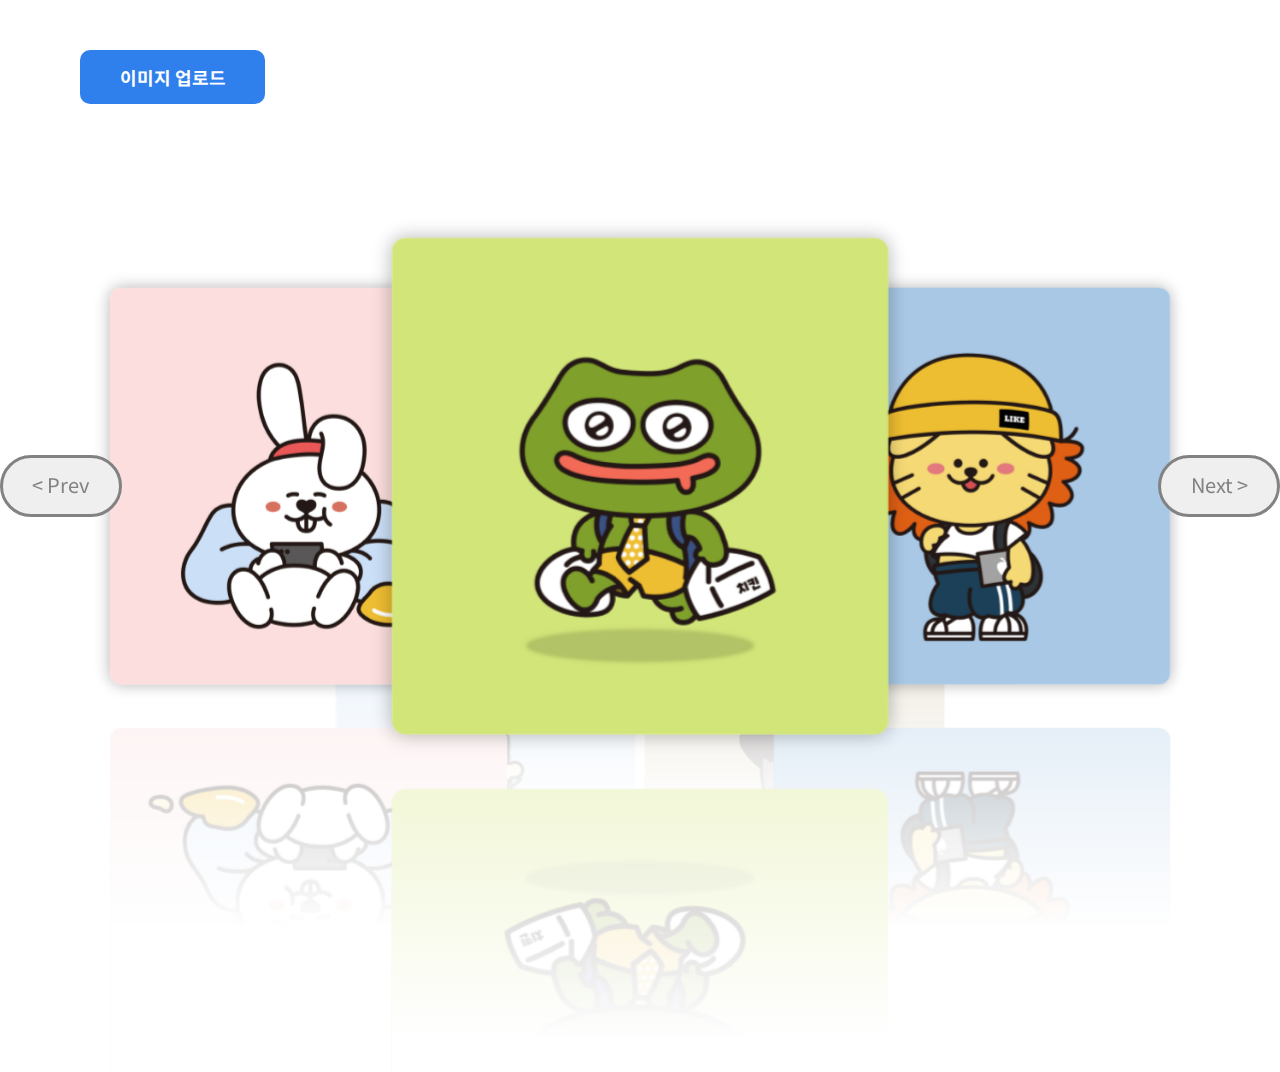
<file: assignments/test2/index.html>
<!DOCTYPE html>
<html lang="en">
  <head>
    <meta charset="UTF-8" />
    <meta http-equiv="X-UA-Compatible" content="IE=edge" />
    <meta name="viewport" content="width=device-width, initial-scale=1.0" />
    <title>Coding Test 2</title>
    <link rel="stylesheet" href="reset.css" />
    <link rel="stylesheet" href="style.css" />
  </head>
  <body>
    <div>
      <input type="file" id="upload" accept="image/*" hidden />
      <label class="btn-upload" for="upload">이미지 업로드</label>
    </div>
    <!-- <button class="btn-upload">이미지 업로드</button> -->
    <section class="carousel">
      <button class="nav-prev">&lt; Prev</button>
      <ul class="card-list"></ul>
      <button class="nav-next">Next &gt;</button>
    </section>
    <script src="app.js"></script>
  </body>
</html>
</file>
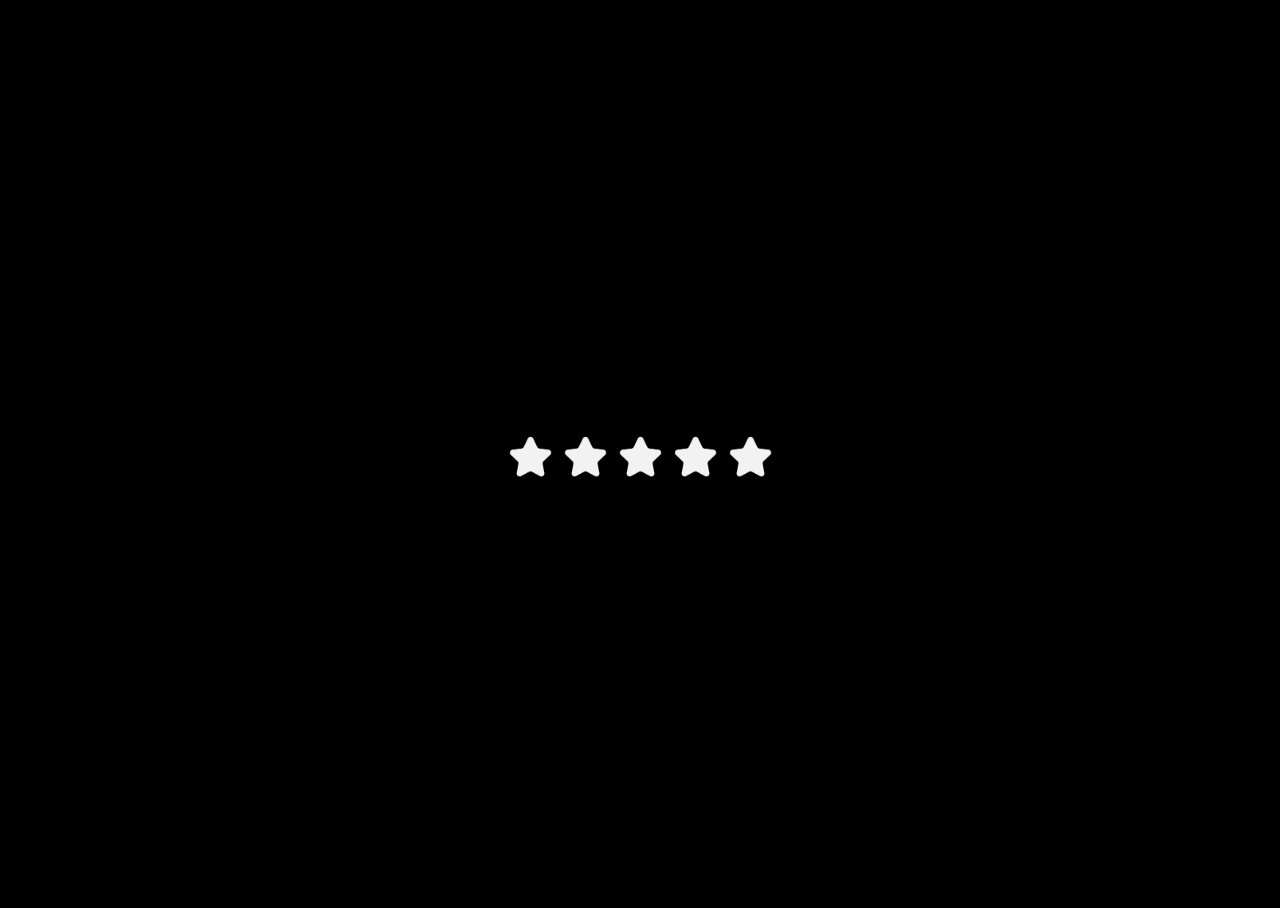
<file: assignments/test3/index.html>
<!DOCTYPE html>
<html lang="en">
<head>
  <meta charset="UTF-8">
  <meta http-equiv="X-UA-Compatible" content="IE=edge">
  <meta name="viewport" content="width=device-width, initial-scale=1.0">
  <title>Coding Test 3</title>
  <link rel="stylesheet" href="style.css">
</head>
<body>
  
  <div class="rate-stars">
    <div class="star" data-rate="1">
      <div class="star-half" data-rate="0.5"></div>
    </div>
    <div class="star" data-rate="2">
      <div class="star-half" data-rate="1.5"></div>
    </div>
    <div class="star" data-rate="3">
      <div class="star-half" data-rate="2.5"></div>
    </div>
    <div class="star" data-rate="4">
      <div class="star-half" data-rate="3.5"></div>
    </div>
    <div class="star" data-rate="5">
      <div class="star-half" data-rate="4.5"></div>
    </div>
  </div>    
  <script src="app.js"></script>
</body>
</html>
</file>
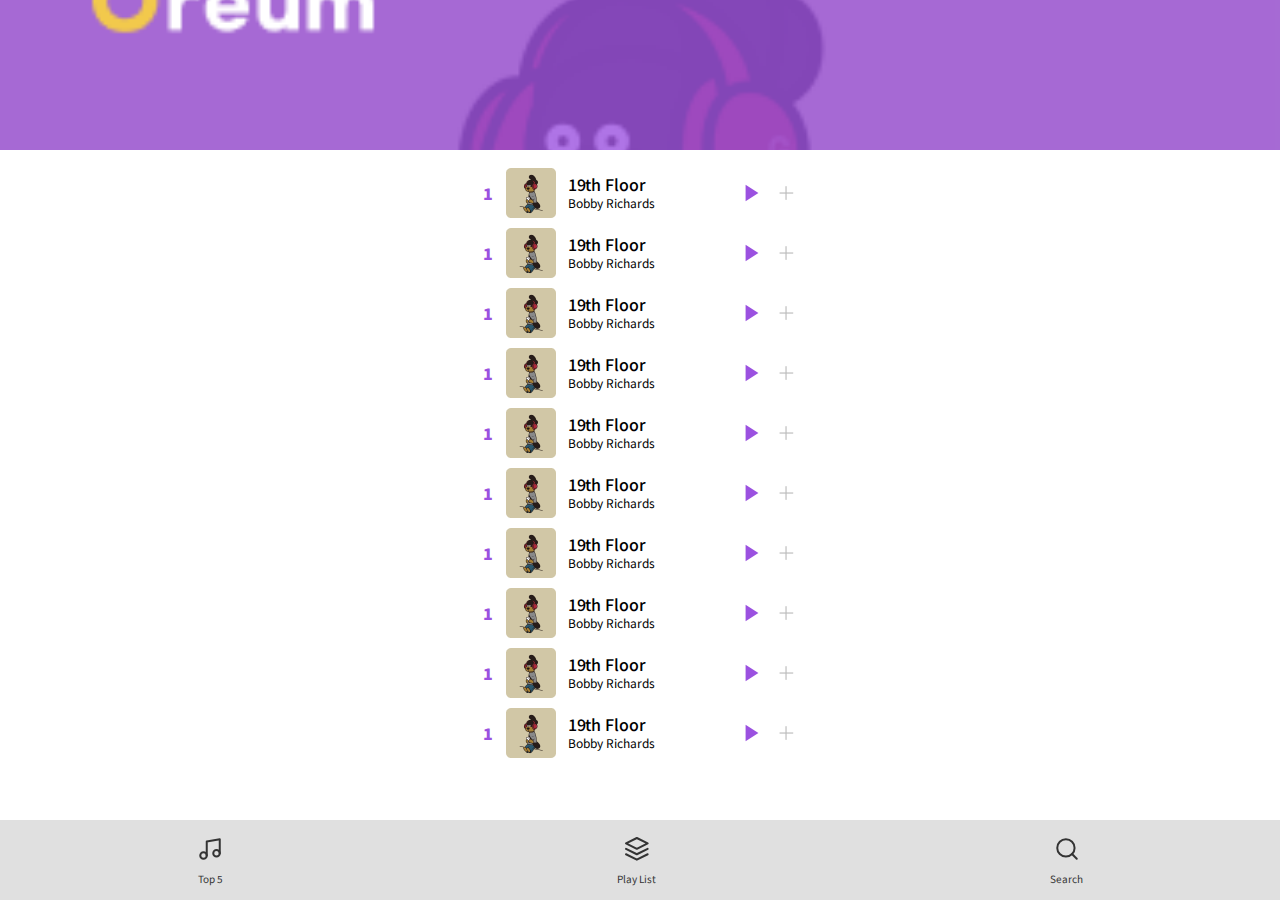
<file: assignments/test4/index.html>
<!DOCTYPE html>
<html lang="en">
  <head>
    <meta charset="UTF-8" />
    <meta http-equiv="X-UA-Compatible" content="IE=edge" />
    <meta name="viewport" content="width=device-width, initial-scale=1.0" />
    <title>Coding Test 4</title>
    <link rel="stylesheet" href="reset.css" />
    <link rel="stylesheet" href="style.css" />
  </head>
  <body>
    <div class="music-dream">
      <div class="logo"></div>
      <div class="content hide">
        <section class="topfive">
          <header class="main-top"></header>
          <article>
            <ul>
              <li>
                <span class="no">1</span>
                <img src="img/album-1.png" alt="앨범 - 1">
                <div class="song-info">
                  <dt>19th Floor</dt>
                  <dl>Bobby Richards</dl>
                </div>
                <div class="icon-play active"></div>
                <div class="icon-plus"></div>
              </li>
              <li>
                <span class="no">1</span>
                <img src="img/album-1.png" alt="앨범 - 1">
                <div class="song-info">
                  <dt>19th Floor</dt>
                  <dl>Bobby Richards</dl>
                </div>
                <div class="icon-play active"></div>
                <div class="icon-plus"></div>
              </li>
              <li>
                <span class="no">1</span>
                <img src="img/album-1.png" alt="앨범 - 1">
                <div class="song-info">
                  <dt>19th Floor</dt>
                  <dl>Bobby Richards</dl>
                </div>
                <div class="icon-play active"></div>
                <div class="icon-plus"></div>
              </li>
              <li>
                <span class="no">1</span>
                <img src="img/album-1.png" alt="앨범 - 1">
                <div class="song-info">
                  <dt>19th Floor</dt>
                  <dl>Bobby Richards</dl>
                </div>
                <div class="icon-play active"></div>
                <div class="icon-plus"></div>
              </li>
              <li>
                <span class="no">1</span>
                <img src="img/album-1.png" alt="앨범 - 1">
                <div class="song-info">
                  <dt>19th Floor</dt>
                  <dl>Bobby Richards</dl>
                </div>
                <div class="icon-play active"></div>
                <div class="icon-plus"></div>
              </li>
              <li>
                <span class="no">1</span>
                <img src="img/album-1.png" alt="앨범 - 1">
                <div class="song-info">
                  <dt>19th Floor</dt>
                  <dl>Bobby Richards</dl>
                </div>
                <div class="icon-play active"></div>
                <div class="icon-plus"></div>
              </li>
              <li>
                <span class="no">1</span>
                <img src="img/album-1.png" alt="앨범 - 1">
                <div class="song-info">
                  <dt>19th Floor</dt>
                  <dl>Bobby Richards</dl>
                </div>
                <div class="icon-play active"></div>
                <div class="icon-plus"></div>
              </li>
              <li>
                <span class="no">1</span>
                <img src="img/album-1.png" alt="앨범 - 1">
                <div class="song-info">
                  <dt>19th Floor</dt>
                  <dl>Bobby Richards</dl>
                </div>
                <div class="icon-play active"></div>
                <div class="icon-plus"></div>
              </li>
              <li>
                <span class="no">1</span>
                <img src="img/album-1.png" alt="앨범 - 1">
                <div class="song-info">
                  <dt>19th Floor</dt>
                  <dl>Bobby Richards</dl>
                </div>
                <div class="icon-play active"></div>
                <div class="icon-plus"></div>
              </li>
              <li>
                <span class="no">1</span>
                <img src="img/album-1.png" alt="앨범 - 1">
                <div class="song-info">
                  <dt>19th Floor</dt>
                  <dl>Bobby Richards</dl>
                </div>
                <div class="icon-play active"></div>
                <div class="icon-plus"></div>
              </li>
            </ul>
          </article>
        </section>
        <section class="playlist"></section>
        <section class="search"></section>
      </div>
      <footer class="nav hide">
        <ul class="nav-list">
          <li class="nav-link" data-page="1">
            <svg
              width="26"
              height="26"
              viewBox="0 0 26 26"
              fill="none"
              xmlns="http://www.w3.org/2000/svg"
            >
              <path
                d="M9.75 19.5V5.41667L22.75 3.25V17.3333"
                stroke="#333333"
                stroke-width="2"
                stroke-linecap="round"
                stroke-linejoin="round"
              />
              <path
                d="M6.5 22.75C8.29493 22.75 9.75 21.2949 9.75 19.5C9.75 17.7051 8.29493 16.25 6.5 16.25C4.70507 16.25 3.25 17.7051 3.25 19.5C3.25 21.2949 4.70507 22.75 6.5 22.75Z"
                stroke="#333333"
                stroke-width="2"
                stroke-linecap="round"
                stroke-linejoin="round"
              />
              <path
                d="M19.5 20.5833C21.2949 20.5833 22.75 19.1282 22.75 17.3333C22.75 15.5384 21.2949 14.0833 19.5 14.0833C17.7051 14.0833 16.25 15.5384 16.25 17.3333C16.25 19.1282 17.7051 20.5833 19.5 20.5833Z"
                stroke="#333333"
                stroke-width="2"
                stroke-linecap="round"
                stroke-linejoin="round"
              />
            </svg>
            <p>Top 5</p>
          </li>
          <li class="nav-link" data-page="2">
            <svg
              width="26"
              height="26"
              viewBox="0 0 26 26"
              fill="none"
              xmlns="http://www.w3.org/2000/svg"
            >
              <path
                d="M12.8333 2L2 7.41667L12.8333 12.8333L23.6667 7.41667L12.8333 2Z"
                stroke="#333333"
                stroke-width="2"
                stroke-linecap="round"
                stroke-linejoin="round"
              />
              <path
                d="M2 18.25L12.8333 23.6667L23.6667 18.25"
                stroke="#333333"
                stroke-width="2"
                stroke-linecap="round"
                stroke-linejoin="round"
              />
              <path
                d="M2 12.8333L12.8333 18.25L23.6667 12.8333"
                stroke="#333333"
                stroke-width="2"
                stroke-linecap="round"
                stroke-linejoin="round"
              />
            </svg>

            <p>Play List</p>
          </li>
          <li class="nav-link" data-page="3">
            <svg
              width="26"
              height="26"
              viewBox="0 0 26 26"
              fill="none"
              xmlns="http://www.w3.org/2000/svg"
            >
              <path
                d="M11.9167 20.5833C16.7031 20.5833 20.5833 16.7031 20.5833 11.9167C20.5833 7.1302 16.7031 3.25 11.9167 3.25C7.1302 3.25 3.25 7.1302 3.25 11.9167C3.25 16.7031 7.1302 20.5833 11.9167 20.5833Z"
                stroke="#333333"
                stroke-width="2"
                stroke-linecap="round"
                stroke-linejoin="round"
              />
              <path
                d="M22.7501 22.75L18.0376 18.0375"
                stroke="#333333"
                stroke-width="2"
                stroke-linecap="round"
                stroke-linejoin="round"
              />
            </svg>

            <p>Search</p>
          </li>
        </ul>
      </footer>
    </div>
    <script src="app.js"></script>
  </body>
</html>
</file>
<file: assignments/test2/style.css>
@import url("https://fonts.googleapis.com/css2?family=Noto+Sans+KR:wght@400;700&family=Roboto:wght@500;700;900&display=swap");

* {
  box-sizing: border-box;
}

.btn-upload {
  display: block;
  width: 185px;
  height: 54px;
  background: #2f80ed;
  border-radius: 10px;
  color: #fff;
  font-family: Noto Sans KR;
  font-style: normal;
  font-weight: bold;
  font-size: 18px;
  line-height: 54px;
  text-align: center;
  border: 0;
  margin-left: 80px;
  margin-top: 50px;
}

.btn-upload:hover {
  cursor: pointer;
}

.carousel {
  position: relative;
  display: flex;
  width: 100%;
  align-items: center;
  justify-content: space-around;
  perspective:  1200px;
  margin-top: 150px;
}

:root {
  --carousel-width: 1220px;
  --card-width: 364px;
}

.card-list {
  /* background: blue; */
  width: 1220px;
  height: 463px;
  position: relative;
  transform-style: preserve-3d;
  padding-top: 50px;
}

.card-list > li {
  position: absolute;
}

.card-item {
  border-radius: 10px;
  box-shadow: 0px 0px 15px rgba(0, 0, 0, 0.3);
  position: relative;
}

.carousel > button {
  width: 140px;
  height: 62px;
  border-radius: 36.5px;
  font-family: "Noto Sans KR", sans-serif;
  font-size: 20px;
  line-height: 28.96px;
  border: 3px solid #828282;
  text-align: center;
  color: #828282;
  z-index: 100;
}

.carousel > button:hover {
  cursor: pointer;
}

.card-item {
  left: calc(50% - var(--card-width) / 2);
  transition: all 1s ease-in-out;
  /* transform: rotateY(120deg) translateZ(250px); */
}

.card-item > .card-img {
  width: var(--card-width);
  height: var(--card-width);
  border-radius: 10px;
}

.card-item > .card-img > .card-img--mirror {
  width: var(--card-width);
  height: var(--card-width);
  border-radius: 10px;
  transform: rotate(180deg);
  position: absolute;
  top: calc(var(--card-width) + 40px);
}
</file>
<file: assignments/test3/style.css>
html, body {
  height: 100%;
}
body {
  display: flex;
  justify-content: center;
  align-items: center;
  background-color: #000;
}

.rate-stars {
  height: 51px;
}

.rate-stars .star {
  width: 51px;
  height: 51px;
  display: inline-block;
  background: url(./img/icon_empty_star.png) no-repeat center center/cover;
  position: relative;
}

.star > .star-half {
  width: 50%;
  height: 100%;
  position: absolute;
  left: 0;
}

.half-star-icon {
  background: url(./img/icon_half_star.png) no-repeat center center/cover !important;
}

.full-star-icon {
  background: url(./img/icon_star.png) no-repeat center center/cover !important;
}
</file>
<file: assignments/test4/style.css>
@import url("https://fonts.googleapis.com/css2?family=Noto+Sans+KR:wght@400;500;700;900&family=Roboto:wght@500;700;900&display=swap");

:root {
  --primary-color: #9b51e0;
}

:root {
  --z-back: 0;
  --z-content: 1;
  --z-nav: 100;
}

html {
  font-family: "Noto Sans KR", sans-serif;
  font-weight: 400;
}

.music-dream {
  height: 100vh;
  width: 100vw;
  background: var(--primary-color);
  position: relative;
}

.music-dream > .logo {
  width: 134px;
  height: 64px;
  position: absolute;
  background: url(./img/Logo.png) no-repeat center center/cover;
  top: 50%;
  left: 50%;
  transform: translate(-67px, -32px);
  z-index: var(--z-back);
}

.hide {
  visibility: hidden;
}

/* 
  Contents
*/
.content {
  width: 100vw;
  height: 100vh;
  overflow: hidden;
  position: relative;
  z-index: var(--z-content);
}

.content > section {
  position: absolute;
  top: 0;
  width: 100vw;
  height: 100vh;
  transition: transform 0.5s ease-in-out;
}

.content > section.topfive {
  background: #fff;
  left: 0;
}

.content > section.playlist {
  background: blue;
  left: 100vw;
}

.content > section.search {
  background: green;
  left: 200vw;
}

/* 
  Top 5
*/

.topfive > header {
  width: 100%;
  height: 150px;
  background: url(./img/main-top.png) no-repeat center center/cover;
}

.topfive article {
  height: calc(100% - 150px);
  overflow-y: scroll;
}

.topfive ul {
  padding-top: 18px;
  padding-bottom: 18px;
}

.topfive ul > li {
  height: 50px;
  width: 314px;
  margin: 0 auto;
  display: flex;
  justify-content: space-between;
  align-items: center;
  margin-bottom: 10px;
}

.topfive ul > li .no {
  font-weight: 900;
  color: var(--primary-color);
}

.topfive ul > li img {
  width: 50px;
  height: 50px;
}

.topfive ul > li .song-info {
  width: 160px;
}

.topfive ul > li .song-info > dt {
  font-weight: 500;
  line-height: 20.72px;
}

.topfive ul > li .song-info > dl {
  font-size: 12px;
  line-height: 17.76px;
}

.topfive ul > li .icon-play {
  width: 22px;
  height: 22px;
  background: url(./img/icon-play.png) no-repeat center center/cover;
}

.topfive ul > li .icon-plus {
  width: 22px;
  height: 22px;
  background: url(./img/icon-plus.png) no-repeat center center/cover;
}

/* 
  Footer
 */

footer.nav {
  position: fixed;
  bottom: 0;
  width: 100%;
  height: 80px;
  background: #e0e0e0;
  z-index: var(--z-nav);
}
.nav-list {
  display: flex;
  height: 100%;
  justify-content: space-around;
  align-items: center;
}

.nav-link {
  display: flex;
  flex-direction: column;
  justify-content: center;
  align-items: center;
  font-size: 10px;
  color: #333333;
}

.nav-link.active {
  color: var(--primary-color);
}

.nav-link.active > svg > path {
  stroke: var(--primary-color);
}

.nav-link > svg {
  margin-bottom: 11.6px;
}
</file>
